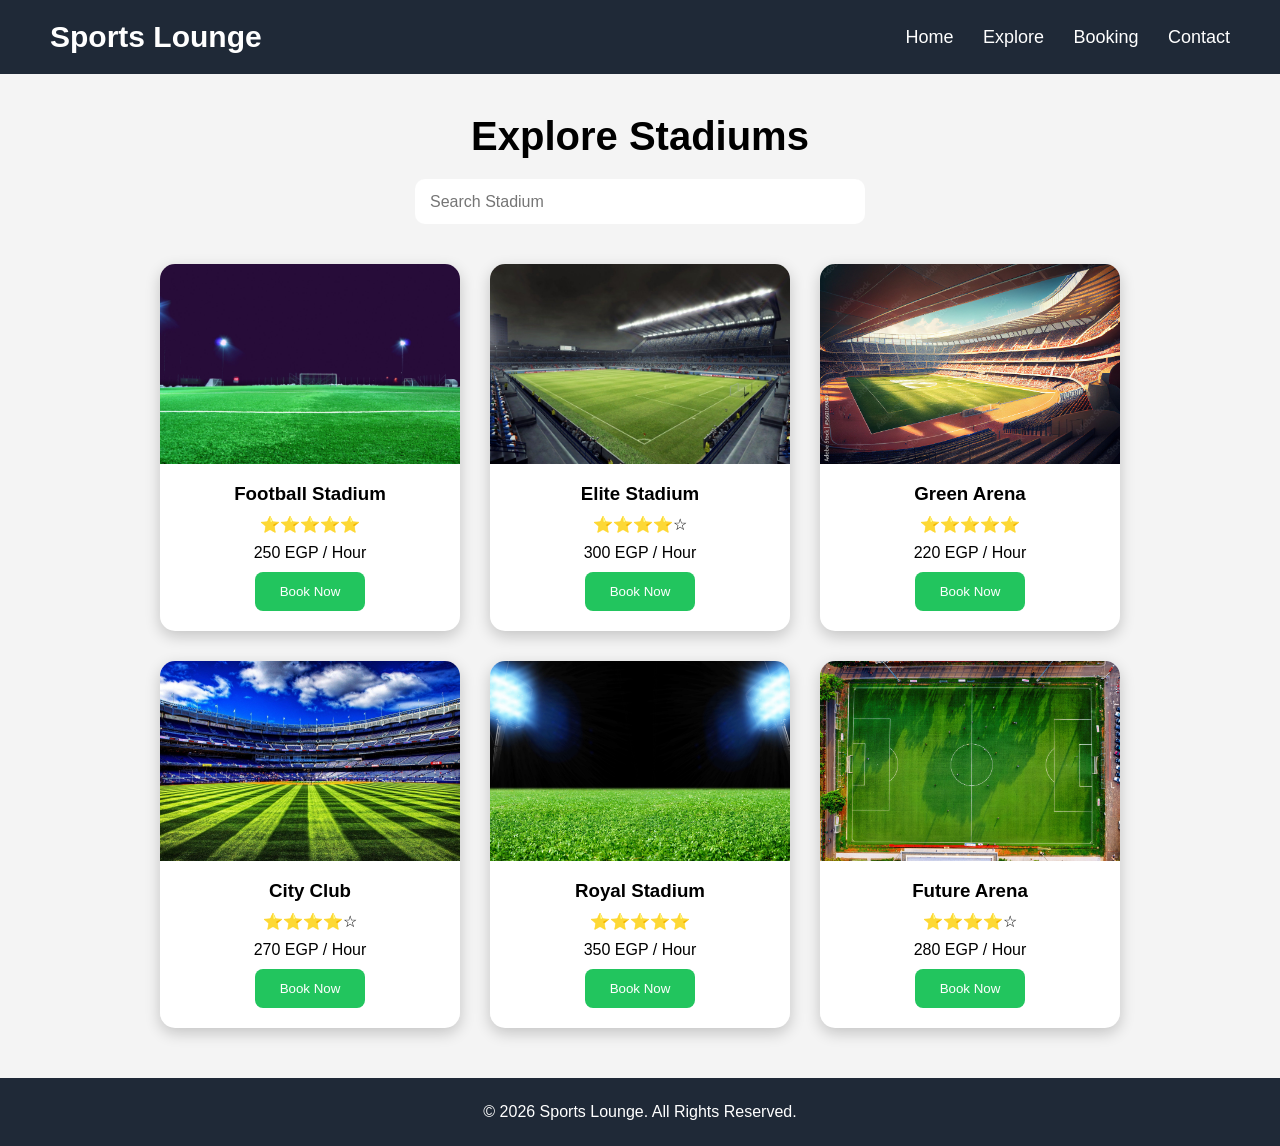
<file: Explore.html>
<!DOCTYPE html>
<html lang="en">

<head>
    <meta charset="UTF-8">
    <meta name="viewport" content="width=device-width, initial-scale=1.0">
    <title>Explore Stadiums</title>

    <link rel="stylesheet" href="style.css">
</head>

<body>

    <header>

        
    

        <h2>Sports Lounge</h2>

        
    

      
        
        <nav>
            <a href="#">Home</a>
            <a href="#">Explore</a>
            <a href="#">Booking</a>
            <a href="#">Contact</a>
        </nav>
   </header>



    

    <section class="search">

        <h1>Explore Stadiums</h1>

        <input type="text" placeholder="Search Stadium " id="searchInput">

    </section>


   

    <section class="stadiums">

        <div class="card">

            <img src="./evening-field-football-field-399187.jpg" alt="Football Stadium">

            <h3>Football Stadium</h3>

            <p>⭐⭐⭐⭐⭐</p>

            <p>250 EGP / Hour</p>

            <button>Book Now</button>

        </div>


        <div class="card">

            <img src="./cbdab43a160f0596979b6e1ddccfc7c8.jpg" alt="Football Stadium">

            <h3>Elite Stadium</h3>

            <p>⭐⭐⭐⭐☆</p>

            <p>300 EGP / Hour</p>

            <button>Book Now</button>

        </div>


        <div class="card">

            <img src="./1000_F_560109847_QrmoKxXuoVIYJppoJESKdJEk3Jp7tpcS.jpg" alt="Football Stadium">

            <h3>Green Arena</h3>

            <p>⭐⭐⭐⭐⭐</p>

            <p>220 EGP / Hour</p>

            <button>Book Now</button>

        </div>


        <div class="card">

            <img src="./1947558.jpg" alt="Football Stadium">

            <h3>City Club</h3>

            <p>⭐⭐⭐⭐☆</p>

            <p>270 EGP / Hour</p>

            <button>Book Now</button>

        </div>


        <div class="card">

            <img src="./4762303.jpg" alt="Football Stadium">

            <h3>Royal Stadium</h3>

            <p>⭐⭐⭐⭐⭐</p>

            <p>350 EGP / Hour</p>

            <button>Book Now</button>

        </div>


        <div class="card">

            <img src="./aerial-view-gbk-madya-stadium-football-field-ykm7xc20zo05s2gq.jpg" alt="Football Stadium">

            <h3>Future Arena</h3>

            <p>⭐⭐⭐⭐☆</p>

            <p>280 EGP / Hour</p>

            <button>Book Now</button>

        </div>

    </section>


    
    <footer>

        <p>© 2026 Sports Lounge. All Rights Reserved.</p>

    </footer>

</body>

</html>
</file>
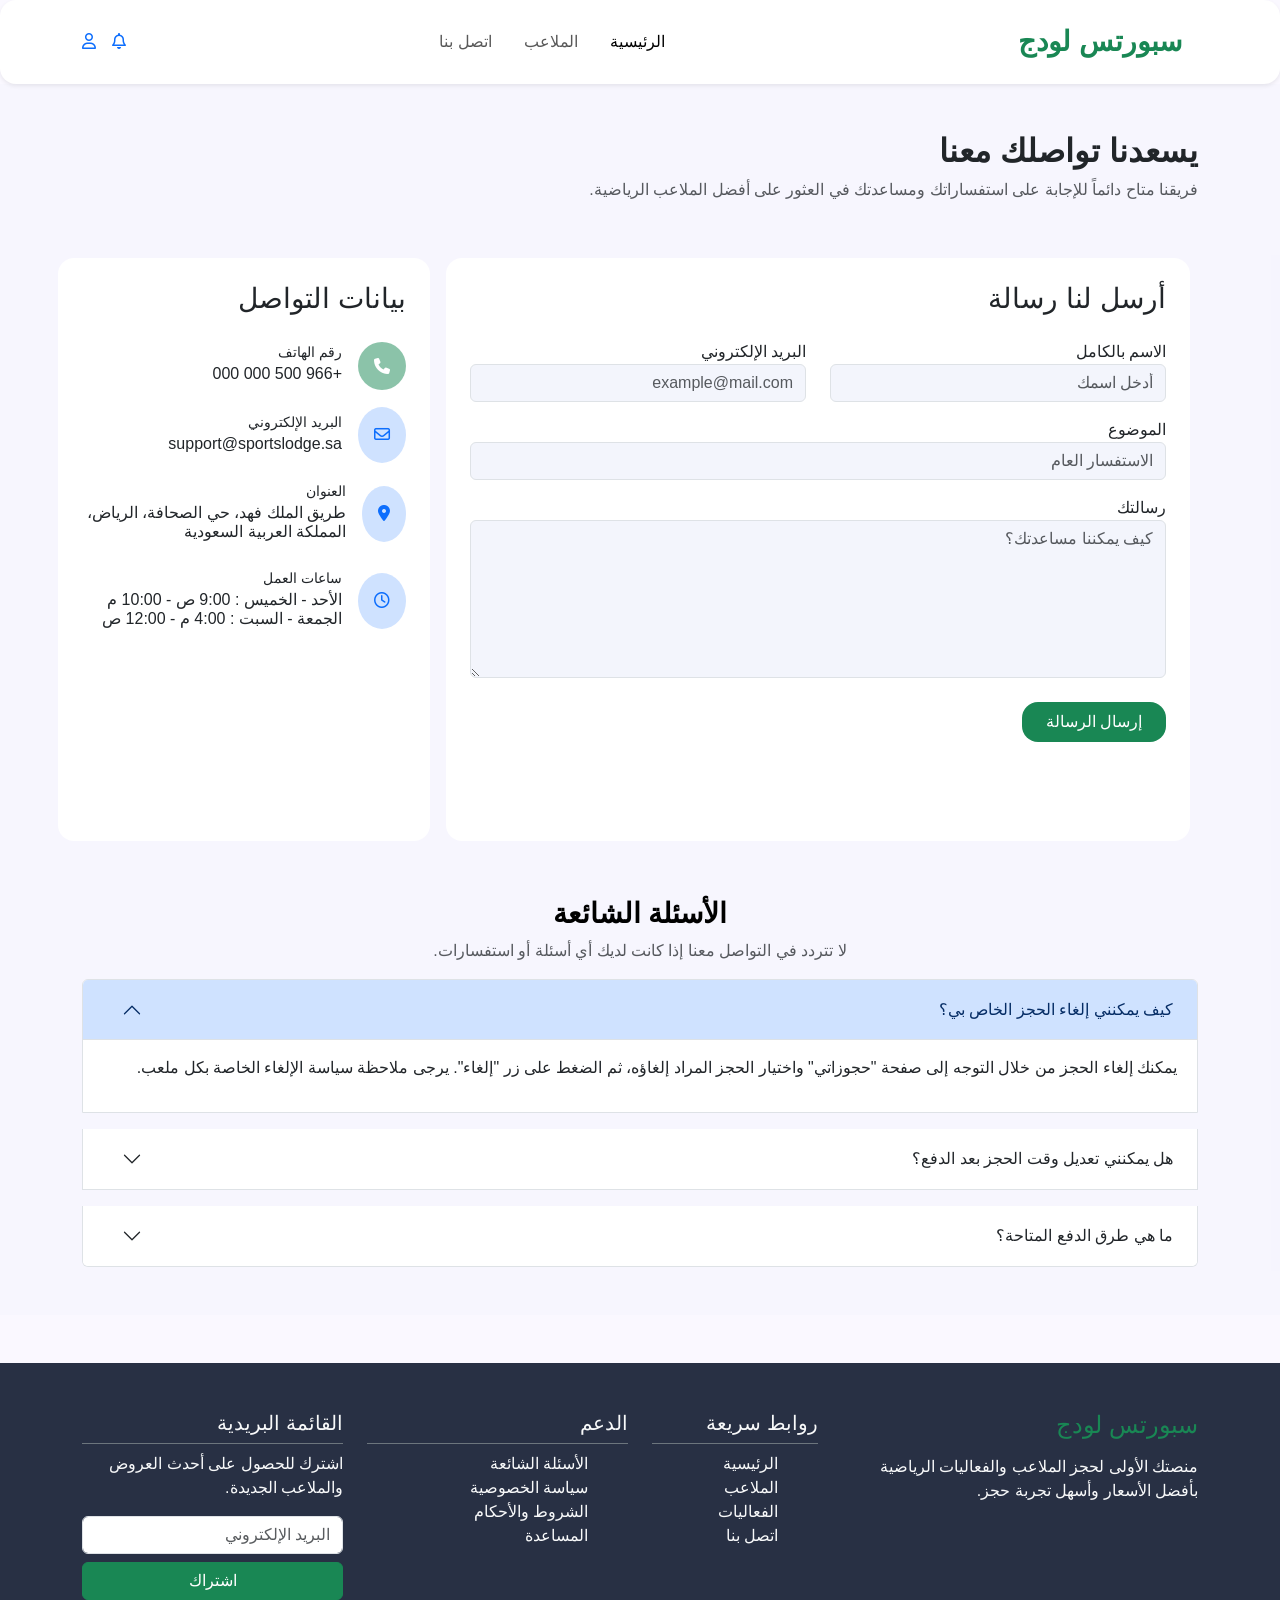
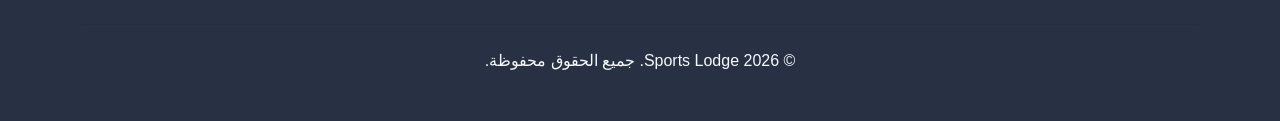
<file: pages/contact.html>
<!DOCTYPE html>
<html lang="ar" dir="rtl">

    <head>
        <meta charset="UTF-8">
        <meta name="viewport" content="width=device-width, initial-scale=1.0">

        <title>Contact</title>

        <link
            href="https://cdn.jsdelivr.net/npm/bootstrap@5.3.7/dist/css/bootstrap.min.css"
            rel="stylesheet">

        <link rel="stylesheet" href="../css/base.css">

        <link rel="stylesheet"
            href="https://cdnjs.cloudflare.com/ajax/libs/font-awesome/6.6.0/css/all.min.css">
    </head>

    <body>

        <nav class="navbar navbar-expand-lg bg-white shadow-sm rounded-4 py-3">
            <div class="container">

                <!-- Logo -->
                <a class="navbar-brand fw-bold fs-3 text-success" href="#">
                    سبورتس لودج
                </a>

                <!-- Mobile Button -->
                <button
                    class="navbar-toggler"
                    type="button"
                    data-bs-toggle="collapse"
                    data-bs-target="#navbar">

                    <span class="navbar-toggler-icon"></span>

                </button>

                <!-- Menu -->
                <div class="collapse navbar-collapse" id="navbar">

                    <ul class="navbar-nav mx-auto gap-lg-3">

                        <li class="nav-item">
                            <a class="nav-link active" href="#">
                                الرئيسية
                            </a>
                        </li>

                        <li class="nav-item">
                            <a class="nav-link" href="#">
                                الملاعب
                            </a>
                        </li>

                        <li class="nav-item">
                            <a class="nav-link" href="#">
                                اتصل بنا
                            </a>
                        </li>

                    </ul>

                    <!-- Icons -->
                    <div class="d-flex align-items-center gap-3">

                        <a href="#" class="nav-icon">
                            <i class="fa-regular fa-bell"></i>
                        </a>

                        <a href="#" class="nav-icon">
                            <i class="fa-regular fa-user"></i>
                        </a>

                    </div>

                </div>

            </div>
        </nav>

        <section class="contact py-5">

            <div class="container">

                <div class="mb-5">

                    <h2 class="fw-bold">يسعدنا تواصلك معنا</h2>

                    <p class="text-muted">
                        فريقنا متاح دائماً للإجابة على استفساراتك ومساعدتك في
                        العثور على أفضل الملاعب الرياضية.
                    </p>

                </div>

                <div class="d-flex mb-5 g-4">

                    <!-- Form -->

                    <div class="form col-lg-8 bg-white p-4 rounded-4 m-2">

                        <div class="contact-form">

                            <h3 class="mb-4">أرسل لنا رسالة</h3>

                            <form id="contactForm">

                                <div class="row">

                                    <div class="col-md-6 mb-3">

                                        <label>الاسم بالكامل</label>

                                        <input
                                            type="text"
                                            class="form-control"
                                            placeholder="أدخل اسمك">

                                    </div>

                                    <div class="col-md-6 mb-3">

                                        <label>البريد الإلكتروني</label>

                                        <input
                                            type="email"
                                            class="form-control"
                                            placeholder="example@mail.com">

                                    </div>

                                </div>

                                <div class="mb-3">

                                    <label>الموضوع</label>

                                    <input
                                        type="text"
                                        class="form-control"
                                        placeholder="الاستفسار العام">

                                </div>

                                <div class="mb-4">

                                    <label>رسالتك</label>

                                    <textarea
                                        class="form-control"
                                        rows="6"
                                        placeholder="كيف يمكننا مساعدتك؟"></textarea>

                                </div>

                                <button
                                    class="border-0 rounded-4 px-4 py-2 text-white bg-success"
                                    type="submit">

                                    إرسال الرسالة

                                </button>

                            </form>

                        </div>

                    </div>

                    <!-- Contact Info -->

                    <div
                        class="contact-info col-lg-4 bg-white p-4 rounded-4 m-2">

                        <div class="contact-info">

                            <h3 class="mb-4">بيانات التواصل</h3>

                            <div
                                class="info-item d-flex align-items-center gap-3 mb-3">

                                <div class="icon phone">
                                    <i
                                        class="fa-solid fa-phone bg-success p-2 bg-opacity-50 text-white p-3 rounded-circle"></i>
                                </div>

                                <div>

                                    <small>رقم الهاتف</small>

                                    <h6>+966 500 000 000</h6>

                                </div>

                            </div>

                            <div
                                class="info-item d-flex align-items-center gap-3 mb-3">

                                <div
                                    class="icon mail bg-primary-subtle p-2 text-primary p-3 rounded-circle">
                                    <i class="fa-regular fa-envelope "></i>
                                </div>

                                <div>

                                    <small>البريد الإلكتروني</small>

                                    <h6>support@sportslodge.sa</h6>

                                </div>

                            </div>

                            <div
                                class="info-item d-flex align-items-center gap-3 mb-3">

                                <div
                                    class="icon location bg-primary-subtle p-2 text-primary p-3 rounded-circle">
                                    <i class="fa-solid fa-location-dot"></i>
                                </div>

                                <div>

                                    <small>العنوان</small>

                                    <h6>
                                        طريق الملك فهد، حي الصحافة، الرياض،
                                        المملكة العربية السعودية
                                    </h6>

                                </div>

                            </div>

                            <div
                                class="info-item d-flex align-items-center gap-3 mb-3">

                                <div
                                    class="icon clock bg-primary-subtle p-2 text-primary p-3 rounded-circle">
                                    <i class="fa-regular fa-clock"></i>
                                </div>

                                <div>

                                    <small>ساعات العمل</small>

                                    <h6>
                                        الأحد - الخميس : 9:00 ص - 10:00 م
                                        <br>
                                        الجمعة - السبت : 4:00 م - 12:00 ص
                                    </h6>

                                </div>

                            </div>

                        </div>

                        <div class="map mt-4">

                            <iframe
                                src="https://maps.google.com/maps?q=Riyadh&t=&z=13&ie=UTF8&iwloc=&output=embed">
                            </iframe>

                        </div>
                    </div>

                </div>

                <div class="question text-center">
                    <h3 class="fw-bold text-black">الأسئلة الشائعة</h3>
                    <p class="text-muted">
                        لا تتردد في التواصل معنا إذا كانت لديك أي أسئلة أو
                        استفسارات.
                    </p>
                </div>

                <div class="accordion" id="accordionExample">
                    <div class="accordion-item mb-3">
                        <h2 class="accordion-header">
                            <button class="accordion-button " type="button"
                                data-bs-toggle="collapse"
                                data-bs-target="#collapseOne"
                                aria-expanded="true"
                                aria-controls="collapseOne">
                                كيف يمكنني إلغاء الحجز الخاص بي؟
                            </button>
                        </h2>
                        <div id="collapseOne"
                            class="accordion-collapse collapse show"
                            data-bs-parent="#accordionExample">
                            <div class="accordion-body">
                                <p>يمكنك إلغاء الحجز من خلال التوجه إلى صفحة
                                    "حجوزاتي" واختيار الحجز المراد إلغاؤه، ثم
                                    الضغط على زر "إلغاء". يرجى ملاحظة سياسة
                                    الإلغاء الخاصة بكل ملعب.</p>
                            </div>
                        </div>
                    </div>
                    <div class="accordion-item mb-3">
                        <h2 class="accordion-header">
                            <button class="accordion-button collapsed "
                                type="button" data-bs-toggle="collapse"
                                data-bs-target="#collapseTwo"
                                aria-expanded="false"
                                aria-controls="collapseTwo">
                                هل يمكنني تعديل وقت الحجز بعد الدفع؟
                            </button>
                        </h2>
                        <div id="collapseTwo"
                            class="accordion-collapse collapse"
                            data-bs-parent="#accordionExample">
                            <div class="accordion-body">
                                <p>نعم، يمكنك تعديل الوقت قبل الموعد بـ 24 ساعة
                                    على الأقل، وذلك حسب توافر الملعب في الموعد
                                    الجديد.</p>
                            </div>
                        </div>
                    </div>
                    <div class="accordion-item">
                        <h2 class="accordion-header">
                            <button class="accordion-button collapsed"
                                type="button" data-bs-toggle="collapse"
                                data-bs-target="#collapseThree"
                                aria-expanded="false"
                                aria-controls="collapseThree">
                                ما هي طرق الدفع المتاحة؟
                            </button>
                        </h2>
                        <div id="collapseThree"
                            class="accordion-collapse collapse"
                            data-bs-parent="#accordionExample">
                            <div class="accordion-body">
                                <p>نقبل جميع البطاقات الائتمانية، مدى، Apple
                                    Pay، و STC Pay لضمان تجربة حجز سهلة
                                    وسريعة.</p>
                            </div>
                        </div>
                    </div>
                </div>

            </div>

        </section>

        <footer class="footer py-5 mt-5 ">

            <div class="container">

                <div class="row gy-4">

                    <!-- About -->
                    <div class="col-lg-4 col-md-6">

                        <h4 class="logo mb-3 text-success">سبورتس لودج</h4>

                        <p class="footer-text text-light">
                            منصتك الأولى لحجز الملاعب والفعاليات الرياضية بأفضل
                            الأسعار
                            وأسهل تجربة حجز.
                        </p>

                    </div>

                    <!-- Quick Links -->
                    <div class="col-lg-2 col-md-6 text-light">

                        <h5 class="text-light border-bottom border-secondary pb-2">روابط سريعة</h5>

                        <ul class="footer-links list-unstyled">

                            <li><a class="text-decoration-none text-light" href="index.html">الرئيسية</a></li>

                            <li><a class="text-decoration-none text-light" href="fields.html">الملاعب</a></li>

                            <li><a class="text-decoration-none text-light" href="events.html">الفعاليات</a></li>

                            <li><a class="text-decoration-none text-light" href="contact.html">اتصل بنا</a></li>

                        </ul>

                    </div>

                    <!-- Support -->
                    <div class="col-lg-3 col-md-6">

                        <h5 class="text-light border-bottom border-secondary pb-2">الدعم</h5>

                        <ul class="footer-links list-unstyled">

                            <li><a class="text-decoration-none text-light" href="#">الأسئلة الشائعة</a></li>

                            <li><a class="text-decoration-none text-light" href="#">سياسة الخصوصية</a></li>

                            <li><a class="text-decoration-none text-light" href="#">الشروط والأحكام</a></li>

                            <li><a class="text-decoration-none text-light" href="#">المساعدة</a></li>

                        </ul>

                    </div>

                    <!-- Newsletter -->
                    <div class="col-lg-3 col-md-6 text-light">
                        <h5 class="text-light border-bottom border-secondary pb-2">القائمة البريدية</h5>
                        <p>اشترك للحصول على أحدث العروض والملاعب الجديدة.</p>

                        <form class="newsletter">

                            <input
                                type="email"
                                class="form-control"
                                placeholder="البريد الإلكتروني">

                            <button class="btn btn-success mt-2 w-100">
                                اشتراك
                            </button>

                        </form>

                    </div>

                </div>

                <hr class="my-4">

                <div class="text-center text-light">

                    © 2026 Sports Lodge. جميع الحقوق محفوظة.

                </div>

            </div>

        </footer>

        <script
            src="https://cdn.jsdelivr.net/npm/bootstrap@5.3.8/dist/js/bootstrap.bundle.min.js"></script>
        <script src="../js/contact.js"></script>

    </body>

</html>
</file>
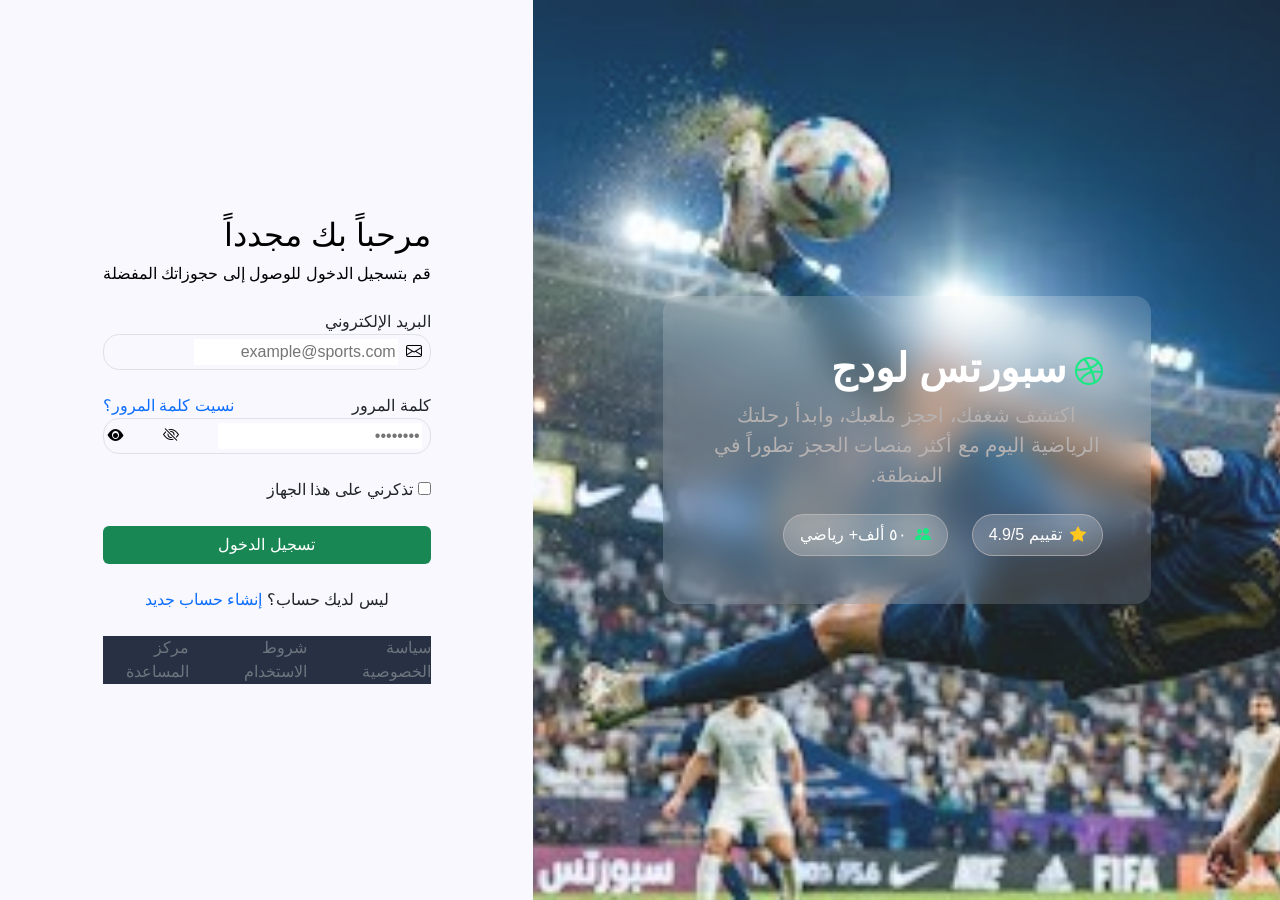
<file: pages/login.html>
<!DOCTYPE html>
<html lang="en" dir="rtl">
    <head>
        <meta charset="UTF-8">
        <meta name="viewport" content="width=device-width, initial-scale=1.0">
        <link
            href="https://cdn.jsdelivr.net/npm/bootstrap@5.3.8/dist/css/bootstrap.min.css"
            rel="stylesheet">
        <link rel="stylesheet"
            href="https://cdn.jsdelivr.net/npm/bootstrap-icons@1.13.1/font/bootstrap-icons.min.css">
        <link rel="stylesheet" href="../css/responsive.css">
            <link rel="stylesheet" href="../css/base.css">
        <title>Document</title>
    </head>
    <body>
        <main class="d-flex">

            <!-- Right Side: Login Form -->
            <section class="Right_Side col-md-7 d-none d-md-flex flex-column justify-content-center align-items-center text-center p-5 text-white"
                id="bg">
                <!-- Glassmorphism Content Overlay -->
                <div
                    class="content p-5 rounded-4  ">
                    <div class="d-flex align-items-center gap-2">
                        <i class="bi bi-dribbble fs-3"></i>
                        <h1
                            class="fs-1 fw-bold text-white">سبورتس
                            لودج</h1>
                    </div>
                    <p
                        class=" fs-5">
                        اكتشف شغفك، احجز ملعبك، وابدأ رحلتك الرياضية اليوم مع
                        أكثر منصات الحجز تطوراً في المنطقة.
                    </p>
                    <div class=" d-flex gap-4 mt-4">
                        <div
                            class="star border rounded-pill px-3 py-2 d-flex align-items-center gap-2  ">
                            <i class="bi bi-star-fill text-warning"></i>
                            <span class>تقييم
                                4.9/5</span>
                        </div>
                        <div
                            class="star border rounded-pill px-3 py-2 d-flex align-items-center gap-2  ">
                            <i class="bi bi-people-fill"></i>
                            <span class>٥٠ ألف+
                                رياضي</span>
                        </div>
                    </div>
                </div>
            </section>

            <!-- Left Side sign up: -->
            <section class="Left_Side col-sm-12 col-md-5 d-flex flex-column justify-content-center align-items-center p-5 ">
                <div class="side w-sm-100 w-75">
                    <div class="text-black mb-4">
                        <h2>مرحباً
                            بك مجدداً</h2>
                        <p>قم
                            بتسجيل الدخول للوصول إلى حجوزاتك المفضلة</p>
                    </div>

                    <!-- Login Form -->
                    <form id="loginForm">
                        <div class>
                            <label class for="email">البريد الإلكتروني</label>
                            <div class="text-black d-flex align-items-center gap-2 border rounded-4 p-1 pe-2 mb-4">
                                <i class="bi bi-envelope"></i>
                                <input class="border-0" id="email" placeholder="example@sports.com"
                                    type="email" >
                            </div>
                        </div>
                        <div>
                            <div class="d-flex justify-content-between">
                                <label class for="password">كلمة المرور</label>
                                <a class="text-decoration-none" href="#">نسيت كلمة المرور؟</a>
                            </div>
                            <div class="text-black d-flex align-items-center justify-content-between gap-2 border rounded-4 p-1 pe-2 mb-4">
                                <input class="border-0" id="password" placeholder="••••••••"
                                    type="password">
                                <i class="bi bi-eye-slash"></i>
                                <i class="bi bi-eye-fill"></i>    
                            </div>
                        </div>
                        <div>
                            <input id="remember" type="checkbox">
                            <label for="remember">تذكرني على هذا الجهاز</label>
                        </div>
                        <button class="btn bg-success text-white w-100 my-4 " type="submit">
                            تسجيل الدخول
                        </button>
                    </form>
                    <div class>
                        <p class="text-center ">
                            ليس لديك حساب؟
                            <a class="text-decoration-none"
                                href="#">إنشاء حساب جديد</a>
                        </p>
                    </div>
                    <!-- Simple Footer for Auth Page -->
                    <footer class="sign_footer">
                        <div
                            class="d-flex gap-4 justify-content-center mt-4">
                            <a class="text-decoration-none text-secondary"
                                href="#">سياسة الخصوصية</a>
                            <a class="text-decoration-none text-secondary"
                                href="#">شروط الاستخدام</a>
                            <a class="text-decoration-none text-secondary"
                                href="#">مركز المساعدة</a>
                        </div>
                    </footer>
                </div>
            </section>
            
        </main>

        <script src="../js/login.js"></script>
        <script src="../js/validation.js"></script>
        <script
            src="https://cdn.jsdelivr.net/npm/bootstrap@5.3.8/dist/js/bootstrap.bundle.min.js"></script>
    </body>
</html>
</file>
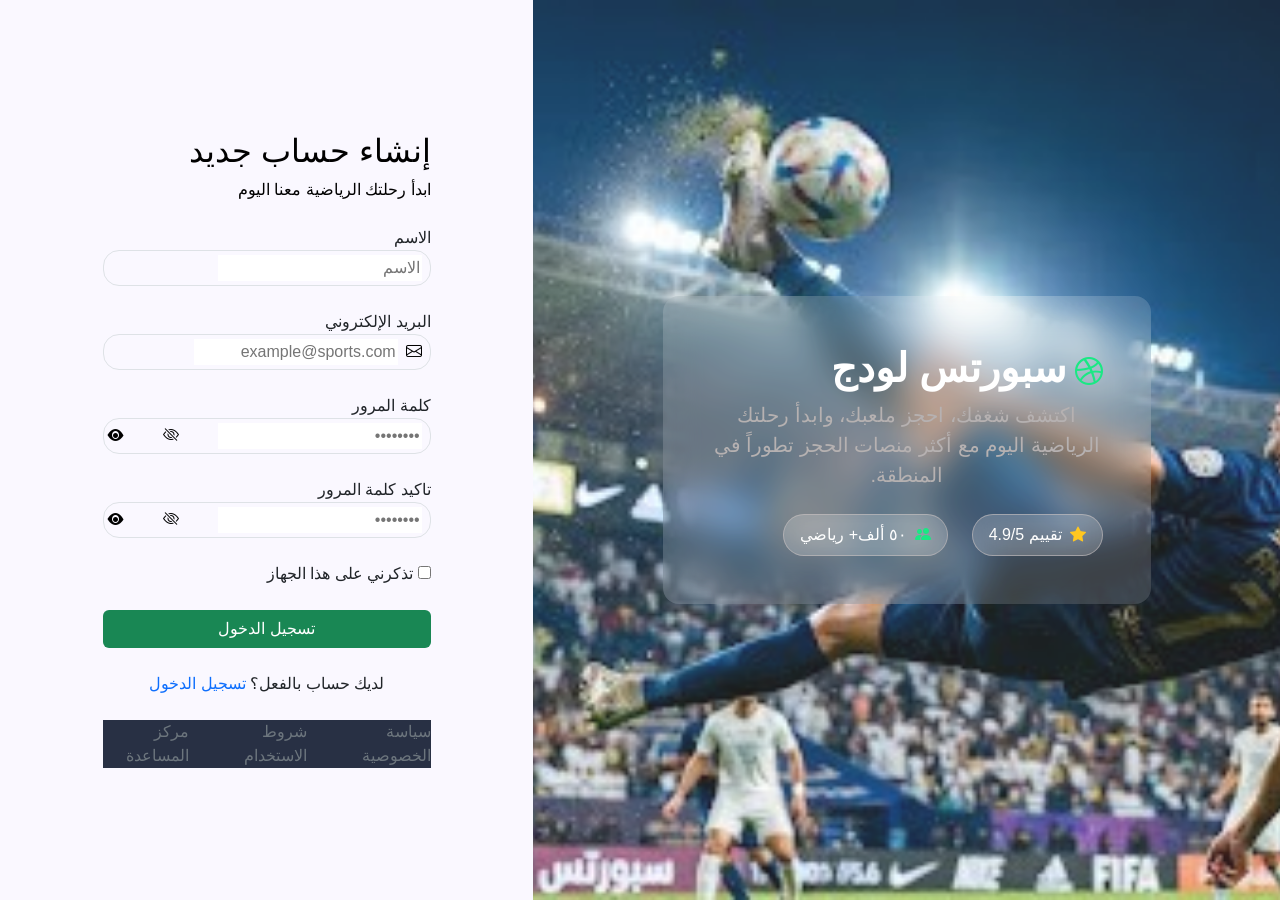
<file: pages/register.html>
<!DOCTYPE html>
<html lang="en" dir="rtl">
    <head>
        <meta charset="UTF-8">
        <meta name="viewport" content="width=device-width, initial-scale=1.0">
        <link
            href="https://cdn.jsdelivr.net/npm/bootstrap@5.3.8/dist/css/bootstrap.min.css"
            rel="stylesheet">
        <link rel="stylesheet"
            href="https://cdn.jsdelivr.net/npm/bootstrap-icons@1.13.1/font/bootstrap-icons.min.css">
        <link rel="stylesheet" href="../css/responsive.css">
            <link rel="stylesheet" href="../css/base.css">
        <title>Document</title>
    </head>
    <body>
        <main class="d-flex">

            <!-- Right Side: Login Form -->
            <section class="Right_Side col-md-7 d-none d-md-flex flex-column justify-content-center align-items-center text-center p-5 text-white"
                id="bg">
                <!-- Glassmorphism Content Overlay -->
                <div
                    class="content p-5 rounded-4  ">
                    <div class="d-flex align-items-center gap-2">
                        <i class="bi bi-dribbble fs-3"></i>
                        <h1
                            class="fs-1 fw-bold text-white">سبورتس
                            لودج</h1>
                    </div>
                    <p
                        class=" fs-5">
                        اكتشف شغفك، احجز ملعبك، وابدأ رحلتك الرياضية اليوم مع
                        أكثر منصات الحجز تطوراً في المنطقة.
                    </p>
                    <div class=" d-flex gap-4 mt-4">
                        <div
                            class="star border rounded-pill px-3 py-2 d-flex align-items-center gap-2  ">
                            <i class="bi bi-star-fill text-warning"></i>
                            <span class>تقييم
                                4.9/5</span>
                        </div>
                        <div
                            class="star border rounded-pill px-3 py-2 d-flex align-items-center gap-2  ">
                            <i class="bi bi-people-fill"></i>
                            <span class>٥٠ ألف+
                                رياضي</span>
                        </div>
                    </div>
                </div>
            </section>

            <!-- Left Side register up -->
            <section
                class="Left_Side col-sm-12 col-md-5 d-flex flex-column justify-content-center align-items-center p-5 ">
                <div class="side w-sm-100 w-75">
                    <div class="text-black mb-4">
                        <h2>إنشاء حساب جديد</h2>
                        <p>ابدأ رحلتك الرياضية معنا اليوم</p>
                    </div>

                    <!-- Login Form -->
                    <form id="registerForm">
                        <div>
                            <label class for="name"> الاسم</label>
                            <div class="text-black d-flex align-items-center gap-2 border rounded-4 p-1 pe-2 mb-4">
                                <input class="border-0" id="name" placeholder="الاسم"
                                    type="text" >
                            </div>
                        </div>
                        <div class>
                            <label class for="email">البريد الإلكتروني</label>
                            <div class="text-black d-flex align-items-center gap-2 border rounded-4 p-1 pe-2 mb-4">
                                <i class="bi bi-envelope"></i>
                                <input class="border-0" id="email" placeholder="example@sports.com"
                                    type="email" >
                            </div>
                        </div>

                        <div>
                            <div>
                                <label class for="password">كلمة المرور</label>
                            </div>
                            <div class="text-black d-flex align-items-center justify-content-between gap-2 border rounded-4 p-1 pe-2 mb-4">
                                <input class="border-0" id="password" placeholder="••••••••"
                                    type="password">
                                <i class="bi bi-eye-slash"></i>
                                <i class="bi bi-eye-fill"></i>    
                            </div>
                        </div>

                        <div>
                            <div>
                                <label class for="password">تاكيد كلمة المرور</label>
                            </div>
                            <div class="text-black d-flex align-items-center justify-content-between gap-2 border rounded-4 p-1 pe-2 mb-4">
                                <input class="border-0" id="confirmPassword" placeholder="••••••••"
                                    type="password">
                                <i class="bi bi-eye-slash"></i>
                                <i class="bi bi-eye-fill"></i>    
                            </div>
                        </div>
                        <div>
                            <input id="remember" type="checkbox">
                            <label for="remember">تذكرني على هذا الجهاز</label>
                        </div>
                        <button class="btn bg-success text-white w-100 my-4 " type="submit">
                            تسجيل الدخول
                        </button>
                    </form>

                    <div class="text-center">
                        <p>لديك حساب بالفعل؟ <a class="text-decoration-none" href="#">تسجيل الدخول</a></p>
                    </div>
                    
                    <!-- Simple Footer for Auth Page -->
                    <footer class="sign_footer">
                        <div
                            class="d-flex gap-4 justify-content-center mt-4">
                            <a class="text-decoration-none text-secondary"
                                href="#">سياسة الخصوصية</a>
                            <a class="text-decoration-none text-secondary"
                                href="#">شروط الاستخدام</a>
                            <a class="text-decoration-none text-secondary"
                                href="#">مركز المساعدة</a>
                        </div>
                    </footer>
                </div>
            </section>
        </main>

        <script src="../js/validation.js"></script>
        <script src="../js/register.js"></script>
        <script
            src="https://cdn.jsdelivr.net/npm/bootstrap@5.3.8/dist/js/bootstrap.bundle.min.js"></script>
    </body>
</html>
</file>
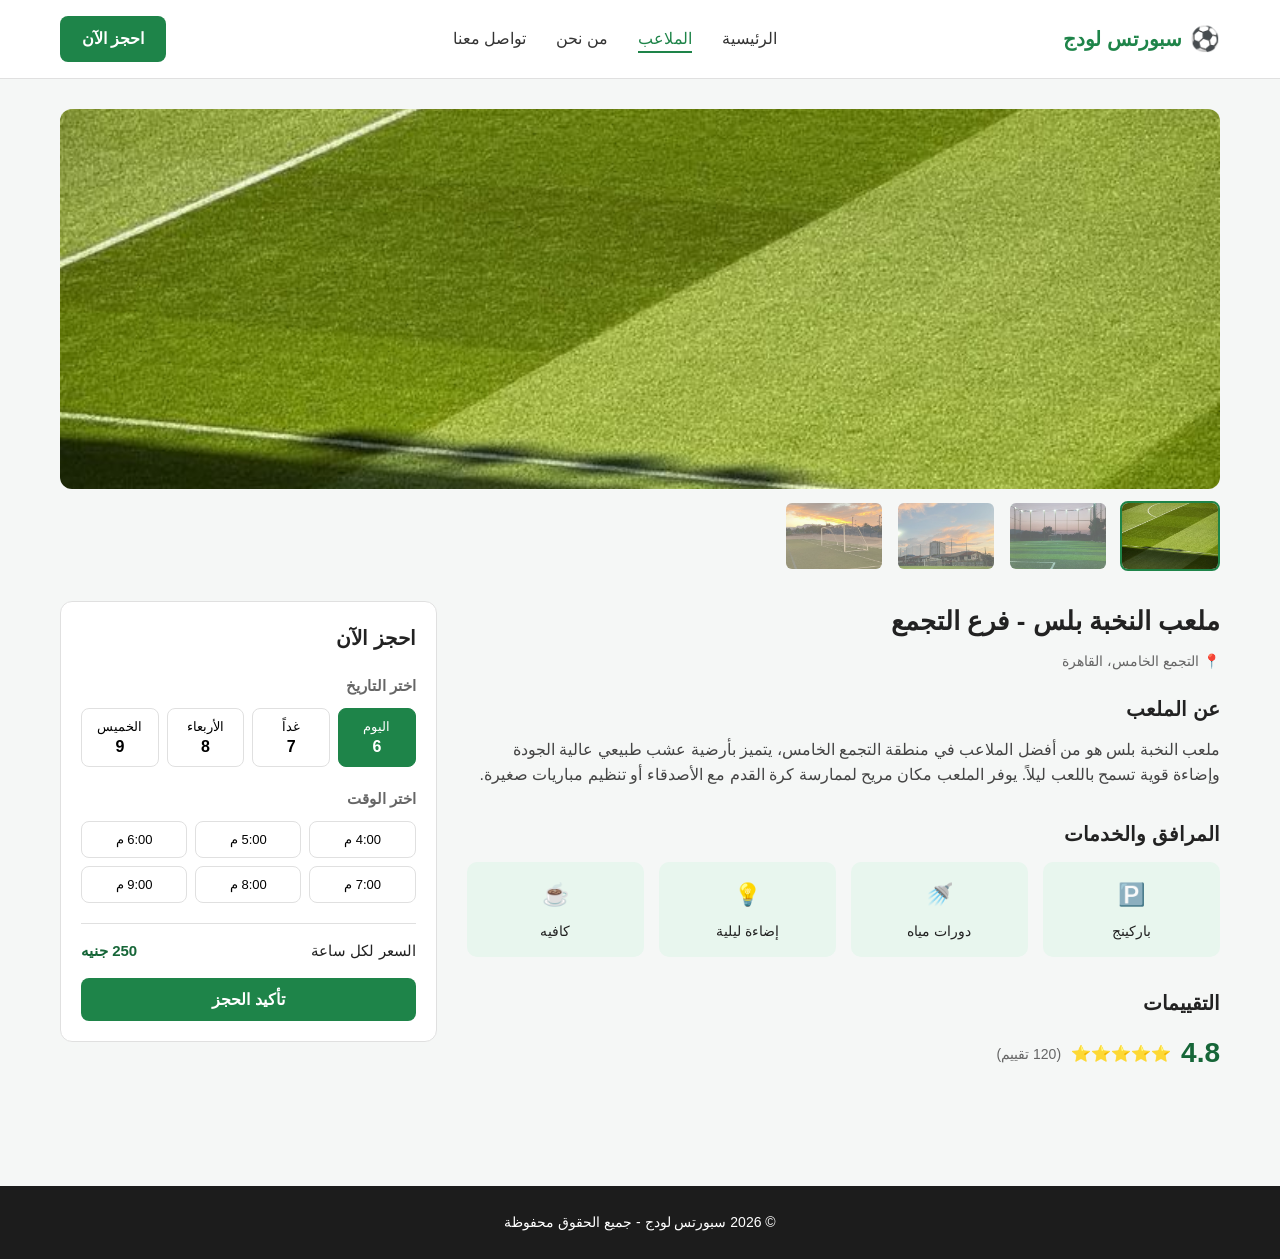
<file: project/field-details.html>
<!DOCTYPE html>
<html lang="ar" dir="rtl">
<head>
    <meta charset="UTF-8">
    <meta name="viewport" content="width=device-width, initial-scale=1.0">
    <title>سبورتس لودج - تفاصيل الملعب</title>

    <link rel="stylesheet" href="css/style.css">
</head>
<body>

    <header class="site-header">
        <div class="container header-content">

            <div class="logo">
                <span class="logo-icon">⚽</span>
                <span class="logo-text">سبورتس لودج</span>
            </div>

            <nav class="main-nav">
                <ul>
                    <li><a href="index.html">الرئيسية</a></li>
                    <li><a href="index.html#fields" class="active">الملاعب</a></li>
                    <li><a href="#about">من نحن</a></li>
                    <li><a href="#contact">تواصل معنا</a></li>
                </ul>
            </nav>

            <a href="#booking-panel" class="btn btn-primary header-btn">احجز الآن</a>
        </div>
    </header>

    <main class="container details-page">

        <section class="gallery-section">

            <div class="main-image">
                <img id="main-field-image" src="assets/images/stadium-main.jpg" alt="ملعب النخبة بلس">
            </div>

            <div class="thumbnail-list">
                <img class="thumbnail active" src="assets/images/stadium-main.jpg" alt="صورة الملعب 1">
                <img class="thumbnail" src="assets/images/stadium-thumb1.jpg" alt="صورة الملعب 2">
                <img class="thumbnail" src="assets/images/stadium-thumb2.jpg" alt="صورة الملعب 3">
                <img class="thumbnail" src="assets/images/stadium-thumb3.jpg" alt="صورة الملعب 4">
            </div>
        </section>

        <div class="details-layout">

            <!--  العمود الأيمن: معلومات الملعب  -->
            <div class="field-details-content">

                <!-- اسم الملعب والموقع والتقييم -->
                <div class="field-header">
                    <h1>ملعب النخبة بلس - فرع التجمع</h1>
                    <p class="field-location">📍 التجمع الخامس، القاهرة</p>
                </div>

                <!-- وصف الملعب -->
                <section class="field-description">
                    <h2>عن الملعب</h2>
                    <p>
                        ملعب النخبة بلس هو من أفضل الملاعب في منطقة التجمع الخامس،
                        يتميز بأرضية عشب طبيعي عالية الجودة وإضاءة قوية تسمح باللعب ليلاً.
                        يوفر الملعب مكان مريح لممارسة كرة القدم مع الأصدقاء أو تنظيم مباريات صغيرة.
                    </p>
                </section>

                <!-- المرافق والخدمات -->
                <section class="field-facilities">
                    <h2>المرافق والخدمات</h2>
                    <div class="facilities-grid">
                        <div class="facility-item">
                            <span class="facility-icon">🅿️</span>
                            <span>باركينج</span>
                        </div>
                        <div class="facility-item">
                            <span class="facility-icon">🚿</span>
                            <span>دورات مياه</span>
                        </div>
                        <div class="facility-item">
                            <span class="facility-icon">💡</span>
                            <span>إضاءة ليلية</span>
                        </div>
                        <div class="facility-item">
                            <span class="facility-icon">☕</span>
                            <span>كافيه</span>
                        </div>
                    </div>
                </section>

                <!-- التقييمات -->
                <section class="field-ratings">
                    <h2>التقييمات</h2>
                    <div class="rating-summary">
                        <span class="rating-number">4.8</span>
                        <div class="rating-stars">⭐⭐⭐⭐⭐</div>
                        <span class="rating-count">(120 تقييم)</span>
                    </div>
                </section>
            </div>

            <!-- ============ العمود الأيسر: صندوق الحجز ============ -->
            <aside class="booking-panel" id="booking-panel">
                <h2>احجز الآن</h2>

                <!-- اختيار التاريخ -->
                <div class="booking-block">
                    <h3>اختر التاريخ</h3>
                    <div class="date-list">
                        <button class="date-btn active" data-date="2026-07-06">
                            <span class="date-day">اليوم</span>
                            <span class="date-num">6</span>
                        </button>
                        <button class="date-btn" data-date="2026-07-07">
                            <span class="date-day">غداً</span>
                            <span class="date-num">7</span>
                        </button>
                        <button class="date-btn" data-date="2026-07-08">
                            <span class="date-day">الأربعاء</span>
                            <span class="date-num">8</span>
                        </button>
                        <button class="date-btn" data-date="2026-07-09">
                            <span class="date-day">الخميس</span>
                            <span class="date-num">9</span>
                        </button>
                    </div>
                </div>

                <!-- اختيار الوقت -->
                <div class="booking-block">
                    <h3>اختر الوقت</h3>
                    <div class="time-list">
                        <button class="time-btn">4:00 م</button>
                        <button class="time-btn">5:00 م</button>
                        <button class="time-btn">6:00 م</button>
                        <button class="time-btn">7:00 م</button>
                        <button class="time-btn">8:00 م</button>
                        <button class="time-btn">9:00 م</button>
                    </div>
                </div>

                <!-- السعر وزر تأكيد الحجز -->
                <div class="booking-summary">
                    <div class="price-row">
                        <span>السعر لكل ساعة</span>
                        <span class="price">250 جنيه</span>
                    </div>
                    <button type="button" class="btn btn-primary book-now-btn">تأكيد الحجز</button>
                </div>
            </aside>
        </div>
    </main>

    <!-- ===================== الفوتر ===================== -->
    <footer class="site-footer">
        <div class="container">
            <p>© 2026 سبورتس لودج - جميع الحقوق محفوظة</p>
        </div>
    </footer>

    <!-- ملف الجافاسكريبت -->
    <script src="js/script.js"></script>
</body>
</html>
</file>
<file: style.css>
*{
    margin: 0;
    padding: 0;
    box-sizing: border-box;
}



body{
    font-family: Arial, sans-serif;
    background-color: #f4f4f4;
}



header{
    background-color: #1f2937;
    color: white;

    display: flex;
    justify-content: space-between;
    align-items: center;

    padding: 20px 50px;
}

header h2{
    font-size: 30px;
}

nav a{
    text-decoration: none;
    color: white;
    margin-left: 25px;
    font-size: 18px;
}

nav a:hover{
    color: #22c55e;
}



.search{
    text-align: center;
    margin: 40px 0;
}

.search h1{
    font-size: 40px;
    margin-bottom: 20px;
}

.search input{
    width: 450px;
    height: 45px;

    padding-left: 15px;

    border: none;

    border-radius: 10px;

    outline: none;

    font-size: 16px;
}


.stadiums{

    display: flex;

    flex-wrap: wrap;

    justify-content: center;

    gap: 30px;

    margin: 40px;
}

.card{

    width: 300px;

    background-color: white;

    border-radius: 15px;

    overflow: hidden;

    text-align: center;

    box-shadow: 0 5px 15px rgba(0,0,0,.2);

    transition: .3s;
}

.card:hover{

    transform: translateY(-8px);

}

.card img{

    width: 100%;

    height: 200px;

    object-fit: cover;

}

.card h3{

    margin-top: 15px;

}

.card p{

    margin: 10px;

}

.card button{

    margin-bottom: 20px;

    padding: 12px 25px;

    background-color: #22c55e;

    color: white;

    border: none;

    border-radius: 8px;

    cursor: pointer;

}

.card button:hover{

    background-color: #15803d;

}



footer{

    background-color: #1f2937;

    color: white;

    text-align: center;

    padding: 25px;

    margin-top: 50px;

}
#searchInput{
    width: 450px;
    height: 45px;

    padding-left: 15px;
    border: none;

    border-radius: 10px;

    outline: none;

    font-size: 16px;
}
</file>
<file: css/base.css>
body {
  font-family: Arial, sans-serif;
  margin: 0;
  padding: 0;
  box-sizing: border-box;
  background-color: #faf8ff;
}
/* sign up page styles */

#bg {
  background-image: url("../assets/images/fields/unnamed.jpg");
  opacity: 0.9;
  background-size:cover ; /* Adjust the size as needed */
  background-position: center;
  height: 100vh; /* Full viewport height */

  .content {
    width: 75%;
    padding: 30px;
    border-radius: 25px;
    background: rgba(255, 255, 255, 0.15);
    backdrop-filter: blur(18px);
    color: white;
    z-index: 10;
    i {
      color: #00e676;
    }
    p {
      color: #aea9a9;
    }

    .star{
        border-color: rgba(193, 185, 185, 0.621) !important;
        background: rgba(255, 255, 255, 0.15);
        backdrop-filter: blur(18px);
    }
  }
}

.Left_Side{

  .line{
    height: 1px;
    background-color: #ccc;
  }
}

.sign_footer{
  a:hover{
    color: #000 !important;
  }
}

/* contact page styles */
.contact{
  background: #d2d9f417;

  form{
    input , textarea{
      background: #d2d9f444;
    } 
  }
  .accordion{
    .accordion-button{
    padding: 20px 24px;
}

.accordion-button::after{
    margin-right: auto;
    margin-left: 15px;
}
}
  }

  /*footer styles */
  footer{
    background: #283044;
    .container{
      a:hover{
        color: #00e676 !important;
      }
    }
  }
</file>
<file: css/responsive.css>
/* sign_up */
@media (max-width: 1024px) {
    .Left_Side{
      padding: 2rem !important;
        .side{
            width: 100% !important;
        }
    }
}
</file>
<file: project/css/style.css>
/* =========================================================
   إعدادات عامة (General Settings)
   ========================================================= */

* {
    margin: 0;
    padding: 0;
    box-sizing: border-box;
}

body {
    font-family: 'Segoe UI', Tahoma, Arial, sans-serif;
    background-color: #f5f7f6;
    color: #222222;
    line-height: 1.6;
}

/* حاوية عامة لتوسيط المحتوى وإعطاءه مساحة من الجانبين */
.container {
    max-width: 1200px;
    margin: 0 auto;
    padding: 0 20px;
}

/* ألوان الموقع الأساسية (نستخدمها كمتغيرات لتسهيل التعديل) */
:root {
    --main-green: #1e8449;
    --main-green-dark: #166638;
    --light-green: #e8f6ee;
    --text-gray: #666666;
    --border-color: #e0e0e0;
}

a {
    text-decoration: none;
    color: inherit;
}

ul {
    list-style: none;
}

img {
    max-width: 100%;
    display: block;
}

/* عنوان مشترك لكل الأقسام */
.section-title {
    font-size: 28px;
    margin-bottom: 25px;
    text-align: center;
}

/* زر أساسي (نستخدمه في أكتر من مكان) */
.btn {
    display: inline-block;
    padding: 12px 28px;
    border: none;
    border-radius: 8px;
    font-size: 16px;
    font-weight: bold;
    cursor: pointer;
    transition: background-color 0.2s ease;
}

.btn-primary {
    background-color: var(--main-green);
    color: #ffffff;
}

.btn-primary:hover {
    background-color: var(--main-green-dark);
}


/* =========================================================
   الهيدر (Header)
   ========================================================= */

.site-header {
    background-color: #ffffff;
    border-bottom: 1px solid var(--border-color);
    position: sticky;
    top: 0;
    z-index: 100;
}

.header-content {
    display: flex;
    align-items: center;
    justify-content: space-between;
    padding: 16px 20px;
}

.logo {
    display: flex;
    align-items: center;
    gap: 8px;
    font-size: 20px;
    font-weight: bold;
    color: var(--main-green);
}

.logo-icon {
    font-size: 24px;
}

.main-nav ul {
    display: flex;
    gap: 30px;
}

.main-nav a {
    font-size: 16px;
    color: #333333;
    padding-bottom: 4px;
    border-bottom: 2px solid transparent;
    transition: border-color 0.2s ease;
}

.main-nav a:hover,
.main-nav a.active {
    color: var(--main-green);
    border-bottom-color: var(--main-green);
}

.header-btn {
    padding: 10px 22px;
}


/* =========================================================
   قسم الهيرو (Hero Section) - في الصفحة الرئيسية
   ========================================================= */

.hero {
    position: relative;
    background-image: url('../assets/images/hero-bg.jpg');
    background-size: cover;
    background-position: center;
    padding: 100px 20px;
    text-align: center;
    color: #ffffff;
}

/* طبقة سوداء شفافة فوق صورة الخلفية لتوضيح الكتابة */
.hero-overlay {
    position: absolute;
    top: 0;
    right: 0;
    left: 0;
    bottom: 0;
    background-color: rgba(0, 0, 0, 0.55);
}

.hero-content {
    position: relative;
    z-index: 2;
}

.hero h1 {
    font-size: 40px;
    margin-bottom: 15px;
}

.hero p {
    font-size: 18px;
    margin-bottom: 35px;
}

/* صندوق البحث/الفلترة داخل الهيرو */
.search-box {
    background-color: #ffffff;
    border-radius: 12px;
    padding: 20px;
    display: flex;
    flex-wrap: wrap;
    gap: 15px;
    align-items: end;
    max-width: 900px;
    margin: 0 auto;
    box-shadow: 0 10px 30px rgba(0, 0, 0, 0.2);
}

.search-field {
    flex: 1;
    min-width: 150px;
    text-align: right;
}

.search-field label {
    display: block;
    font-size: 14px;
    color: var(--text-gray);
    margin-bottom: 6px;
}

.search-field select,
.search-field input {
    width: 100%;
    padding: 10px;
    border: 1px solid var(--border-color);
    border-radius: 6px;
    font-size: 14px;
    color: #222222;
}

.search-btn {
    height: 44px;
    white-space: nowrap;
}


/* =========================================================
   قسم الرياضات المتاحة (Sports Categories)
   ========================================================= */

.sports-categories {
    padding: 60px 20px;
}

.categories-grid {
    display: grid;
    grid-template-columns: repeat(4, 1fr);
    gap: 20px;
}

.category-card {
    background-color: #ffffff;
    border: 1px solid var(--border-color);
    border-radius: 12px;
    padding: 25px 10px;
    display: flex;
    flex-direction: column;
    align-items: center;
    gap: 10px;
    cursor: pointer;
    transition: transform 0.2s ease, box-shadow 0.2s ease;
}

.category-card:hover,
.category-card.active {
    transform: translateY(-4px);
    box-shadow: 0 8px 20px rgba(0, 0, 0, 0.08);
    border-color: var(--main-green);
}

.category-icon {
    font-size: 32px;
}

.category-name {
    font-size: 15px;
    font-weight: bold;
}


/* =========================================================
   قسم الملاعب الموصى بها (Recommended Fields)
   ========================================================= */

.recommended-fields {
    padding: 20px 20px 80px;
}

.fields-grid {
    display: grid;
    grid-template-columns: repeat(4, 1fr);
    gap: 20px;
}

.field-card {
    background-color: #ffffff;
    border-radius: 12px;
    overflow: hidden;
    border: 1px solid var(--border-color);
    transition: box-shadow 0.2s ease, transform 0.2s ease;
}

.field-card:hover {
    box-shadow: 0 8px 20px rgba(0, 0, 0, 0.1);
    transform: translateY(-4px);
}

.field-image {
    width: 100%;
    height: 160px;
    object-fit: cover;
}

.field-info {
    padding: 15px;
}

.field-name {
    font-size: 17px;
    margin-bottom: 6px;
}

.field-location {
    font-size: 14px;
    color: var(--text-gray);
    margin-bottom: 8px;
}

.field-rating {
    font-size: 14px;
    font-weight: bold;
    color: var(--main-green-dark);
}


/* =========================================================
   الفوتر (Footer)
   ========================================================= */

.site-footer {
    background-color: #1c1c1c;
    color: #ffffff;
    text-align: center;
    padding: 25px 0;
    font-size: 14px;
}


/* =========================================================
   صفحة تفاصيل الملعب (Field Details Page)
   ========================================================= */

.details-page {
    padding: 30px 20px 80px;
}

/* --- قسم المعرض (الصورة الكبيرة + المصغرات) --- */
.gallery-section {
    margin-bottom: 30px;
}

.main-image img {
    width: 100%;
    height: 380px;
    object-fit: cover;
    border-radius: 12px;
    margin-bottom: 12px;
}

.thumbnail-list {
    display: flex;
    gap: 12px;
}

.thumbnail {
    width: 100px;
    height: 70px;
    object-fit: cover;
    border-radius: 8px;
    cursor: pointer;
    opacity: 0.6;
    border: 2px solid transparent;
    transition: opacity 0.2s ease, border-color 0.2s ease;
}

.thumbnail:hover,
.thumbnail.active {
    opacity: 1;
    border-color: var(--main-green);
}

/* --- تخطيط الصفحة: معلومات + صندوق الحجز --- */
.details-layout {
    display: grid;
    grid-template-columns: 2fr 1fr;
    gap: 30px;
    align-items: start;
}

.field-header h1 {
    font-size: 26px;
    margin-bottom: 8px;
}

.field-header .field-location {
    color: var(--text-gray);
    margin-bottom: 20px;
}

.field-details-content section {
    margin-bottom: 30px;
}

.field-details-content h2 {
    font-size: 20px;
    margin-bottom: 12px;
}

.field-description p {
    color: #444444;
}

/* المرافق والخدمات */
.facilities-grid {
    display: grid;
    grid-template-columns: repeat(4, 1fr);
    gap: 15px;
}

.facility-item {
    background-color: var(--light-green);
    border-radius: 10px;
    padding: 15px 10px;
    display: flex;
    flex-direction: column;
    align-items: center;
    gap: 8px;
    font-size: 14px;
}

.facility-icon {
    font-size: 22px;
}

/* التقييمات */
.rating-summary {
    display: flex;
    align-items: center;
    gap: 10px;
}

.rating-number {
    font-size: 28px;
    font-weight: bold;
    color: var(--main-green-dark);
}

.rating-stars {
    font-size: 16px;
}

.rating-count {
    color: var(--text-gray);
    font-size: 14px;
}

/* --- صندوق الحجز (Booking Panel) --- */
.booking-panel {
    background-color: #ffffff;
    border: 1px solid var(--border-color);
    border-radius: 12px;
    padding: 20px;
    position: sticky;
    top: 90px;
}

.booking-panel h2 {
    font-size: 20px;
    margin-bottom: 20px;
}

.booking-block {
    margin-bottom: 20px;
}

.booking-block h3 {
    font-size: 15px;
    margin-bottom: 10px;
    color: var(--text-gray);
}

/* قائمة التواريخ */
.date-list {
    display: flex;
    gap: 8px;
    overflow-x: auto;
}

.date-btn {
    flex: 1;
    min-width: 60px;
    background-color: #ffffff;
    border: 1px solid var(--border-color);
    border-radius: 8px;
    padding: 10px 5px;
    display: flex;
    flex-direction: column;
    align-items: center;
    gap: 4px;
    cursor: pointer;
    font-size: 13px;
}

.date-btn.active {
    background-color: var(--main-green);
    color: #ffffff;
    border-color: var(--main-green);
}

.date-num {
    font-size: 16px;
    font-weight: bold;
}

/* قائمة الأوقات */
.time-list {
    display: grid;
    grid-template-columns: repeat(3, 1fr);
    gap: 8px;
}

.time-btn {
    background-color: #ffffff;
    border: 1px solid var(--border-color);
    border-radius: 8px;
    padding: 10px 5px;
    font-size: 13px;
    cursor: pointer;
}

.time-btn.active {
    background-color: var(--main-green);
    color: #ffffff;
    border-color: var(--main-green);
}

/* ملخص السعر وزر التأكيد */
.booking-summary {
    border-top: 1px solid var(--border-color);
    padding-top: 15px;
}

.price-row {
    display: flex;
    justify-content: space-between;
    margin-bottom: 15px;
    font-size: 15px;
}

.price {
    font-weight: bold;
    color: var(--main-green-dark);
}

.book-now-btn {
    width: 100%;
}


/* =========================================================
   الاستجابة (Responsive Design)
   ========================================================= */

/* شاشات التابلت */
@media (max-width: 992px) {
    .categories-grid {
        grid-template-columns: repeat(2, 1fr);
    }

    .fields-grid {
        grid-template-columns: repeat(2, 1fr);
    }

    .details-layout {
        grid-template-columns: 1fr;
    }

    .booking-panel {
        position: static;
    }

    .facilities-grid {
        grid-template-columns: repeat(2, 1fr);
    }
}

/* شاشات الموبايل */
@media (max-width: 600px) {
    .header-content {
        flex-wrap: wrap;
        gap: 12px;
        justify-content: center;
    }

    .main-nav ul {
        gap: 15px;
        flex-wrap: wrap;
        justify-content: center;
    }

    .hero h1 {
        font-size: 28px;
    }

    .search-box {
        flex-direction: column;
        align-items: stretch;
    }

    .categories-grid {
        grid-template-columns: repeat(2, 1fr);
    }

    .fields-grid {
        grid-template-columns: 1fr;
    }

    .main-image img {
        height: 220px;
    }

    .thumbnail-list {
        overflow-x: auto;
    }

    .time-list {
        grid-template-columns: repeat(2, 1fr);
    }
}
</file>
